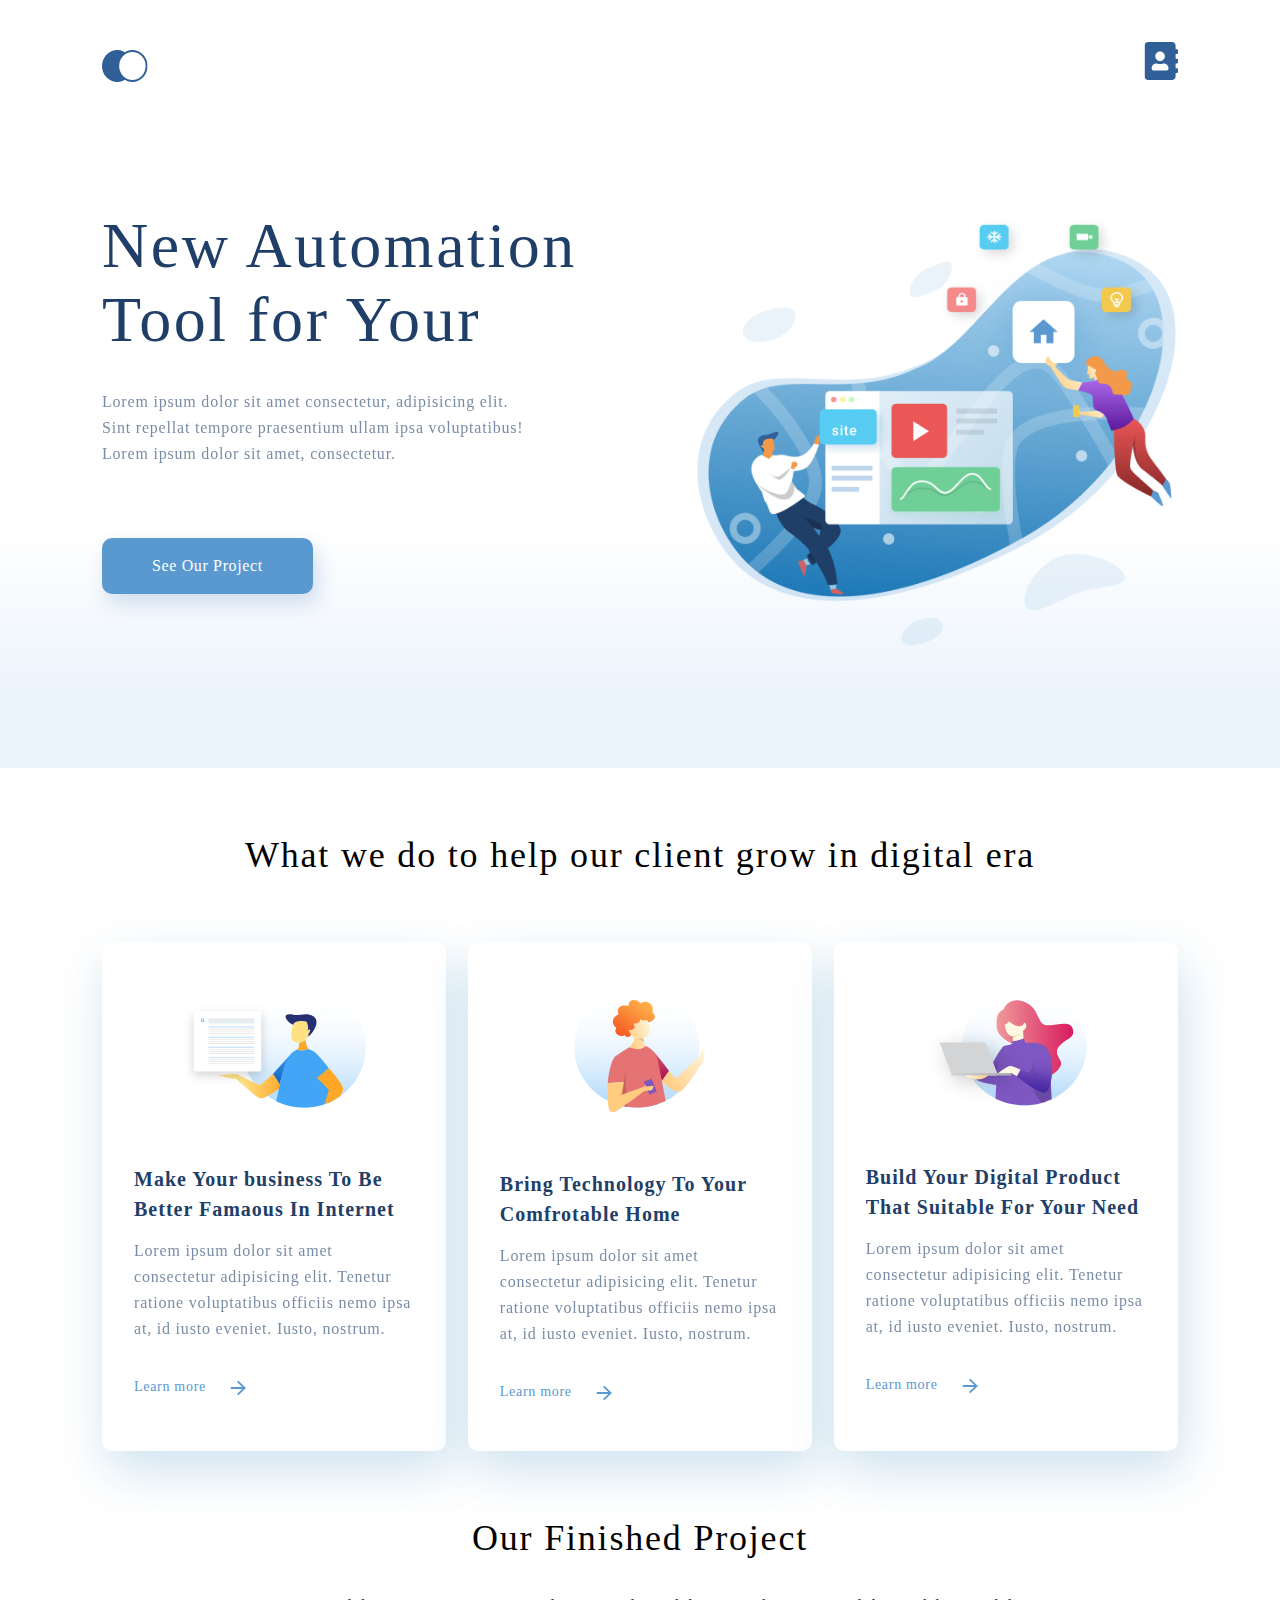
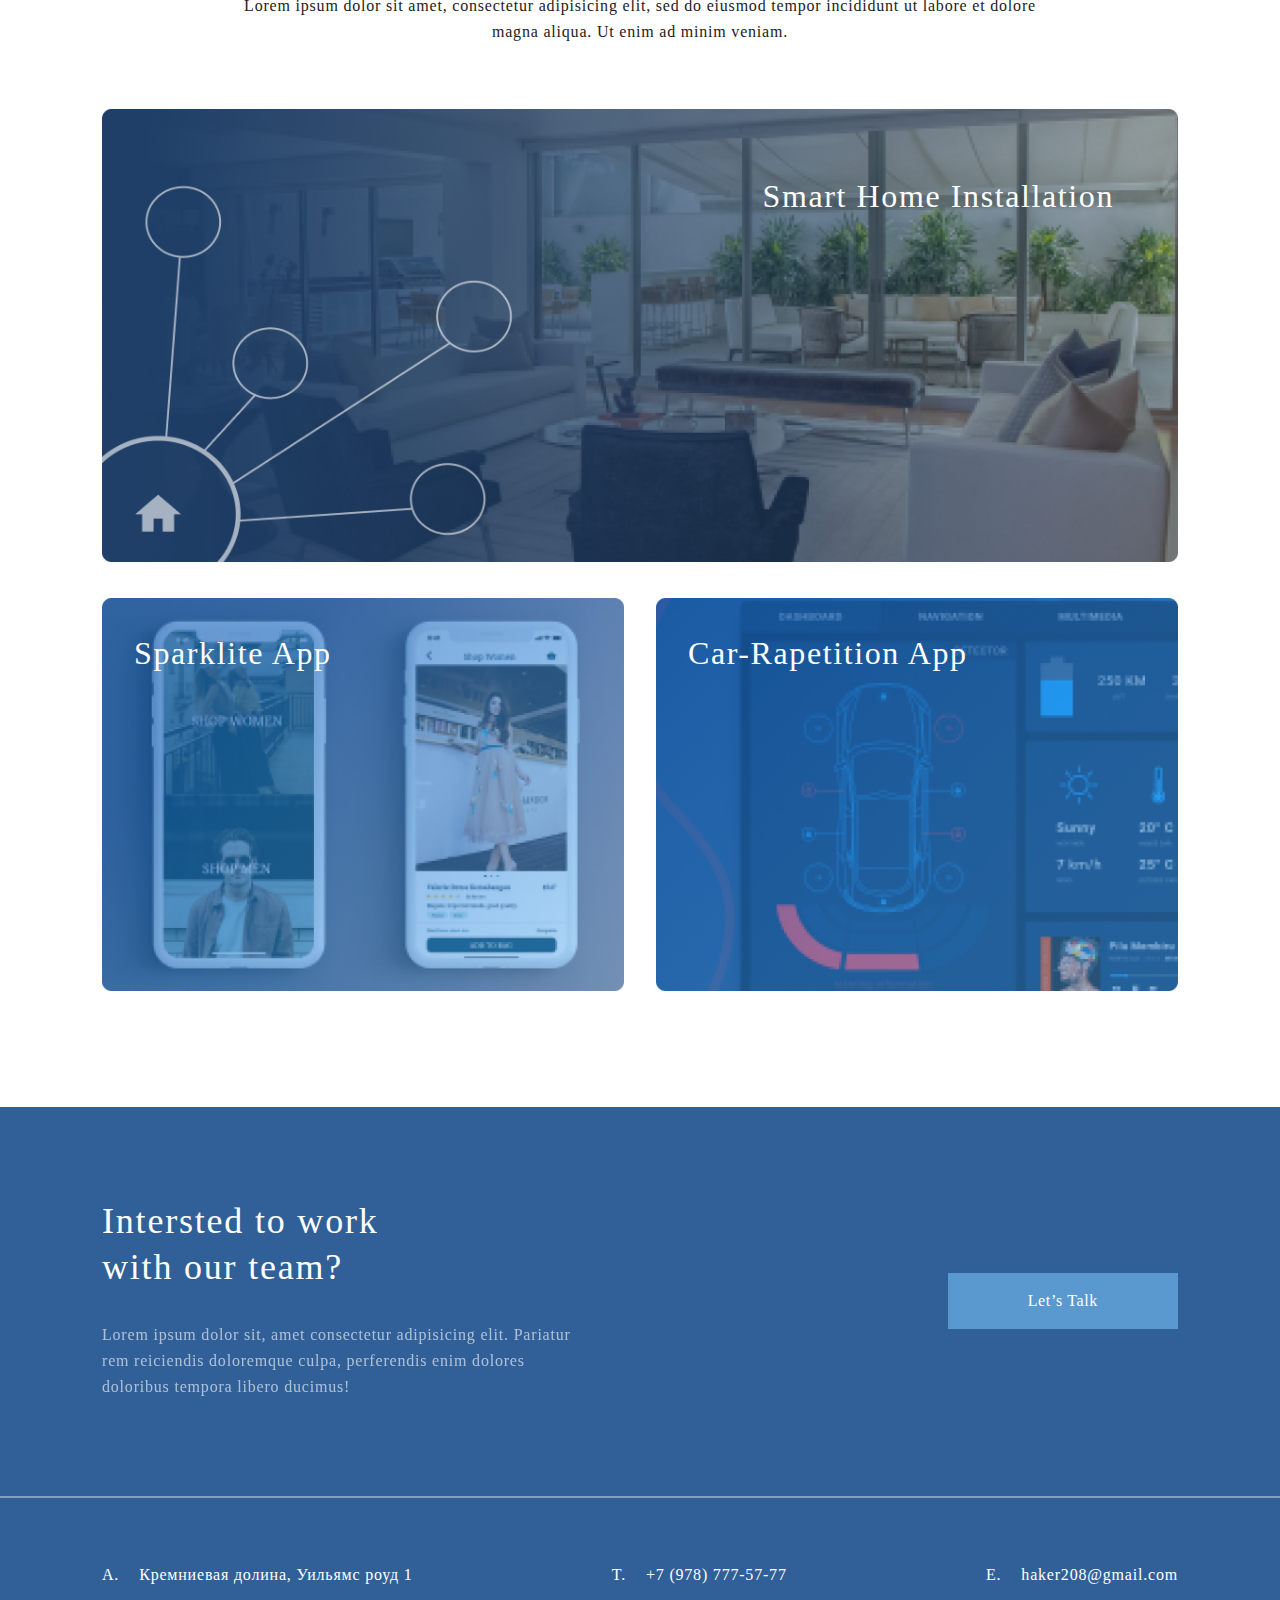
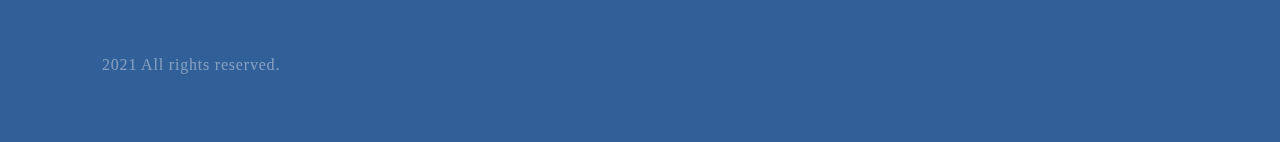
<file: index.html>
<!DOCTYPE html>
<html lang="en">
<head>
    <meta charset="UTF-8">
    <meta http-equiv="X-UA-Compatible" content="IE=edge">
    <meta name="viewport" content="width=device-width, initial-scale=1.0">
    <link rel="stylesheet" href="css/style.css" type="text/css"/>
    <title>landing Page</title>
</head>
<body>
    <div class="intro">
        <div class="container top__box">
            <ul class="header">
                <li><a href="index.html"><img src="img/logo.svg" alt="logo"></a></li>
                <li><a href="contacts.html"><img src="img/contacts.svg" alt="contacts"></a></li>
            </ul>
            <div class="intro__content">
                <h1 class="intro__title">New Automation<br>Tool for Your</h1>
                <p class="text top__text">Lorem ipsum dolor sit amet consectetur, adipisicing 
                elit. Sint repellat tempore praesentium ullam ipsa
                voluptatibus! Lorem ipsum dolor sit amet, consectetur.</p>
                <a href="#" class="top__button">See Our Project</a>
            </div>
        </div>
    </div>

    <section class="what-we-do container">
        <h3 class="what-we-do__title">What we do to help our client grow in digital era</h3>
        <div class="offer">
            <div class="offer__item">
                <div class="item__img">
                    <img src="img/card_1.svg" alt="card-picture">
                </div>
                <h4 class="item__title">Make Your business To Be<br>Better Famaous In Internet</h4>
                <p class="text">Lorem ipsum dolor sit amet consectetur adipisicing elit. 
                Tenetur ratione voluptatibus officiis nemo ipsa at, id iusto eveniet. Iusto, nostrum.</p>
                <a href="#" class="card__link">Learn more<img src="img/link__arrow.svg" alt="arrow" class="link__arrow"></a>
            </div>
            <div class="offer__item">
                <div class="item__img">
                    <img src="img/card_2.svg" alt="card-picture">
                </div>
                <h4 class="item__title">Bring Technology To Your<br>Comfrotable Home</h4>
                <p class="text">Lorem ipsum dolor sit amet consectetur adipisicing elit. 
                Tenetur ratione voluptatibus officiis nemo ipsa at, id iusto eveniet. Iusto, nostrum.</p>
                <a href="#" class="card__link">Learn more<img src="img/link__arrow.svg" alt="arrow" class="link__arrow"></a>
            </div>
            <div class="offer__item">
                <div class="item__img">
                    <img src="img/card_3.svg" alt="card-picture">
                </div>
                <h4 class="item__title">Build Your Digital Product<br>That Suitable For Your Need</h4>
                <p class="text">Lorem ipsum dolor sit amet consectetur adipisicing elit. 
                Tenetur ratione voluptatibus officiis nemo ipsa at, id iusto eveniet. Iusto, nostrum.</p>
                <a href="#" class="card__link">Learn more<img src="img/link__arrow.svg" alt="arrow" class="link__arrow"></a>
            </div>
        </div>
    </section>

    <section class="our-project container">
        <h3 class="our-project__title">Our Finished Project</h3>
        <p class="our-project__text">Lorem ipsum dolor sit amet, consectetur adipisicing elit, 
        sed do eiusmod tempor incididunt ut labore et dolore magna aliqua. Ut enim ad minim veniam.</p>
        <div class="project__item">
            <img src="img/project-1.png" alt="project-photo" class="project__img">
            <p class="project__text">Smart Home Installation</p>
        </div>
        <div class="project__parent">
            <div class="project__item project__item__margin">
                <img src="img/project-2.png" alt="project-photo" class="project__img">
                <p class="project__text-2">Sparklite App</p>
            </div>
            <div class="project__item">
                <img src="img/project-3.png" alt="project-photo" class="project__img">
                <p class="project__text-2">Car-Rapetition App</p>
            </div>
        </div>
    </section>

    <footer class="footer">
        <div class="lets-talk container">
            <div class="lets-talk__content">
                <h3 class="lets-talk__title">Intersted to work<br>with our team?</h3>
                <p class="lets-talk__text">Lorem ipsum dolor sit, amet consectetur adipisicing elit. 
                Pariatur rem reiciendis doloremque culpa, perferendis enim dolores doloribus tempora libero ducimus!</p>
            </div>
            <div class="footer__link"> 
                <a href="#" class="footer__button">Let’s Talk</a>
            </div>
        </div>
        <hr>
        <div class="info container">
            <ol class="info__list">
                <li class="info__list__item">Кремниевая долина,<span class = "span"> Уильямс роуд 1</span></li>
                <li class="info__list__item"><a href = "tel:+79787775777">+7 (978) 777-57-77</a></li>
                <li class="info__list__item_no-margin"><a href="mailto:haker208@gmail.com">haker208@gmail.com</a></li>
            </ol>
            <p class="copyright">2021 All rights reserved.</p> 
        </div>
    </footer>
</body>
</html>
</file>
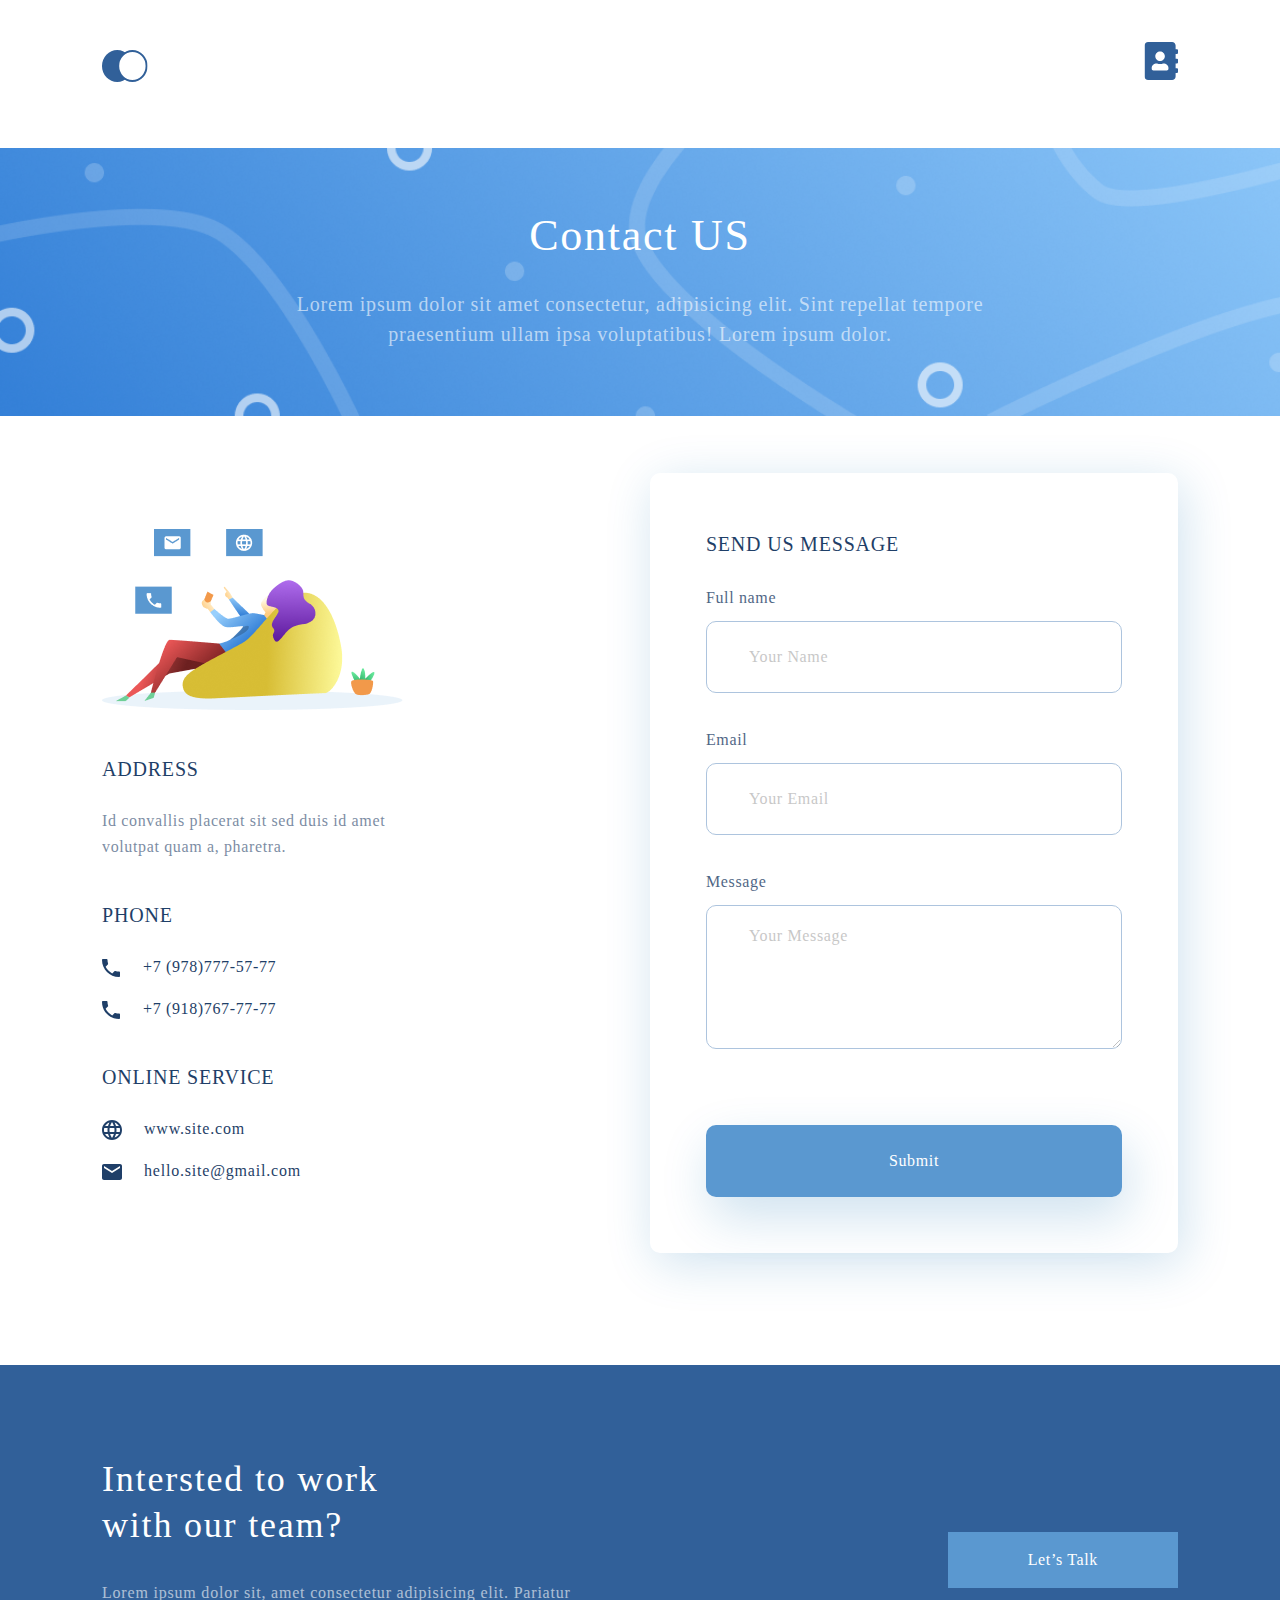
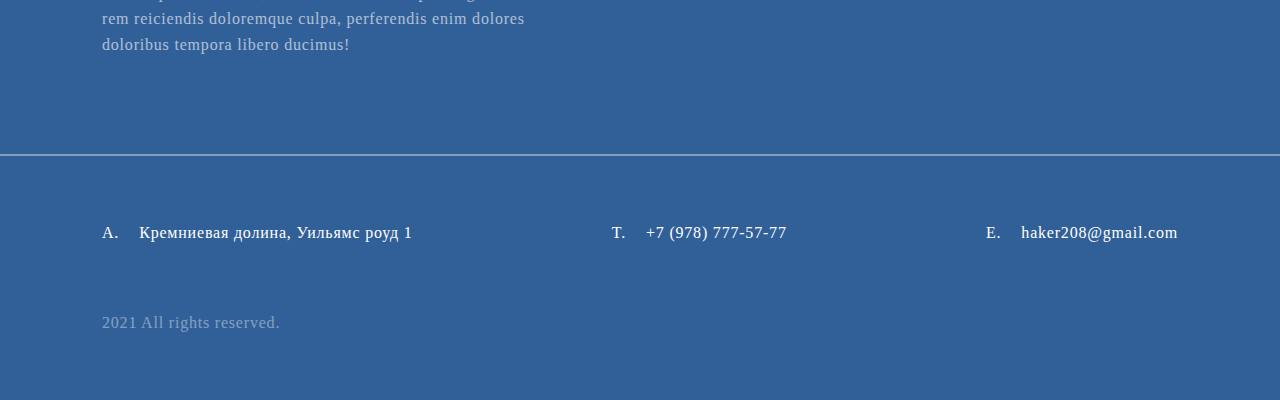
<file: contacts.html>
<!DOCTYPE html>
<html lang="en">
<head>
    <meta charset="UTF-8">
    <meta http-equiv="X-UA-Compatible" content="IE=edge">
    <meta name="viewport" content="width=device-width, initial-scale=1.0">
    <link rel="stylesheet" href="css/contacts.css" type="text/css"/>
    <link rel="stylesheet" href="css/style.css" type="text/css"/>
    <title>Contacts</title>
</head>
<body>
        <div class="container">
            <ul class="header-contacts">
                <li><a href="index.html"><img src="img/logo.svg" alt="logo"></a></li>
                <li><a href="contacts.html"><img src="img/contacts.svg" alt="contacts"></a></li>
            </ul>
        </div>
        <section class="contact-us">
            <div class="container">
                <h1 class="contact-us__title">Contact US</h1>
                <p class="contact-us__subtitle">Lorem ipsum dolor sit amet consectetur, adipisicing
                elit. Sint repellat tempore <br> praesentium ullam ipsa
                voluptatibus! Lorem ipsum dolor.</p>
            </div>
        </section>
        <section class="contacts container">
            <div class="contacts__wrapper">
                <div class="contacts__info">
                    <img src="img/send-us.png" alt="Contacts picture">
                    <h4 class="title-h4">Address</h4>
                    <p class="main-text">Id convallis placerat sit sed duis id amet volutpat quam a, pharetra.</p>
                    <h4 class="title-h4">Phone</h4>
                    <ul class="contacts__list">
                        <li>
                            <img src="img/phone.svg" alt="phone-icon">
                            <a href = "tel:+79787775777" class="contacts__phone-link">+7 (978)777-57-77</a></li>
                        <li>
                            <img src="img/phone.svg" alt="phone-icon">
                            <a href = "tel:+79187677777" class="contacts__phone-link">+7 (918)767-77-77</a></li>
                    </ul>
                    <h4 class="title-h4">Online service</h4>
                    <ul class="contacts__list">
                        <li>
                            <img src="img/website.svg" alt="website-icon">
                            <a href="https://ru.reactjs.org/" target="_blank" class="contacts__service-link">www.site.com</a></li>
                        <li>
                            <img src="img/email.svg" alt="email-icon">
                            <a href="mailto:tv1teka@vk.com" class="contacts__service-link">hello.site@gmail.com</a></li>
                    </ul>
                </div>    
                <div class="sending-form">
                    <form>
                        <h4 class="title-h4 form__title">Send us message</h4>
                        <label class="form__label">Full name</label><br>
                        <input type="text" placeholder="Your Name" class="form_item"><br>  
                        <label class="form__label">Email</label><br>
                        <input type="email" placeholder="Your Email" class="form_item"><br>  
                        <label class="form__label">Message</label><br>
                        <textarea placeholder="Your Message" class="form_item form__textarea"></textarea><br>
                        <button type="submit" class="submit_btn">Submit</button>
                    </form>
                </div>
            </div>
        </section>
        <div class="map">
            <script async src="https://api-maps.yandex.ru/services/constructor/1.0/js/?um=constructor%3A97beafd5d4e6055eed3abaf8c19b17c90696cf9d06e77bfc749b7434488f223f&amp;width=100%25&amp;height=450&amp;lang=ru_RU&amp;scroll=true"></script>
        </div>

        <footer class="footer">
            <div class="lets-talk container">
                <div class="lets-talk__content">
                    <h3 class="lets-talk__title">Intersted to work<br>with our team?</h3>
                    <p class="lets-talk__text">Lorem ipsum dolor sit, amet consectetur adipisicing elit. 
                    Pariatur rem reiciendis doloremque culpa, perferendis enim dolores doloribus tempora libero ducimus!</p>
                </div>
                <div class="footer__link"> 
                    <a href="#" class="footer__button">Let’s Talk</a>
                </div>
            </div>
            <hr>
            <div class="info container">
                <ol class="info__list">
                    <li class="info__list__item">Кремниевая долина,<span class = "span"> Уильямс роуд 1</span></li>
                    <li class="info__list__item"><a href = "tel:+79787775777">+7 (978) 777-57-77</a></li>
                    <li class="info__list__item_no-margin"><a href="mailto:haker208@gmail.com">haker208@gmail.com</a></li>
                </ol>
                <p class="copyright">2021 All rights reserved.</p> 
            </div>
        </footer>
</body>
</html>
</file>
<file: css/style.css>
* {
  box-sizing: border-box;
  margin: 0;
  padding: 0;
}
.container {
  max-width: 1140px;
  margin: 0 auto;
}
.text {
  font-size: 16px;
  line-height: 26px;
  letter-spacing: 0.05em;
  color: #1f3f68;
  opacity: 0.6;
}
.intro {
  min-height: 768px;
  background: linear-gradient(
    0deg,
    #ebf3fb 8.84%,
    rgba(152, 195, 232, 0) 31.12%
  );
}
.top__box {
  display: flex;
  flex-direction: column;
  min-height: 768px;
}
.header {
  display: flex;
  justify-content: space-between;
  list-style-type: none;
  padding-top: 42px;
}
.intro__content {
  padding-top: 115px;
  background-image: url(../img/top_bg.png);
  background-repeat: no-repeat;
  background-position: right center;
  background-size: 45%;
  flex-grow: 1;
}
.intro__title {
  width: 510px;
  font-weight: 300;
  font-size: 64px;
  line-height: 74px;
  letter-spacing: 0.04em;
  color: #1f3f68;
  margin-bottom: 32px;
}
.top__text {
  width: 425px;
}
.top__button {
  font-size: 16px;
  line-height: 26px;
  text-align: center;
  letter-spacing: 0.04em;
  color: #ffffff;
  background: #5a98d0;
  box-shadow: 5px 10px 20px rgba(53, 110, 173, 0.2);
  border-radius: 10px;
  padding: 15px 50px;
  text-decoration: none;
  display: inline-block;
  margin-top: 71px;
}
/* ________ */

.what-we-do {
  padding-top: 64px;
}
.what-we-do__title {
  color: black;
  font-weight: 300;
  font-size: 36px;
  line-height: 46px;
  text-align: center;
  letter-spacing: 0.05em;
}
.offer {
  margin-top: 64px;
  display: flex;
  justify-content: space-between;
}
.offer__item {
  width: 32%;
  text-align: left;
  background: #ffffff;
  box-shadow: 5px 20px 50px rgba(16, 112, 177, 0.2);
  border-radius: 10px;
  padding: 44px 32px;
}
.item__img {
  text-align: center;
}
.item__title {
  font-size: 20px;
  line-height: 30px;
  letter-spacing: 0.05em;
  color: #1f3f68;
  margin-top: 52px;
  margin-bottom: 14px;
}
.card__link {
  font-size: 14px;
  line-height: 30px;
  letter-spacing: 0.05em;
  color: #5a98d0;
  padding-top: 30px;
  text-decoration: none;
  display: inline-block;
}
.link__arrow {
  margin-left: 24px;
  vertical-align: middle;
}

/* _____________ */
.our-project {
  padding-bottom: 112px;
}

.our-project__title {
  color: black;
  font-weight: 300;
  font-size: 36px;
  line-height: 46px;
  text-align: center;
  letter-spacing: 0.05em;
  margin: 64px auto 32px auto;
}
.our-project__text {
  width: 75%;
  font-size: 16px;
  line-height: 26px;
  text-align: center;
  letter-spacing: 0.05em;
  color: #222222;
  margin: 0 auto 64px auto;
}
.project__parent {
  margin-top: 32px;
  display: flex;
  justify-content: space-between;
}
.project__item {
  position: relative;
}
.project__item__margin {
  margin-right: 32px;
}
.project__img {
  width: 100%;
}
.project__text {
  position: absolute;
  top: 64px;
  right: 64px;
  font-size: 32px;
  line-height: 46px;
  text-align: right;
  letter-spacing: 0.05em;
  color: #ffffff;
}
.project__text-2 {
  position: absolute;
  top: 32px;
  left: 32px;
  font-size: 32px;
  line-height: 46px;
  text-align: right;
  letter-spacing: 0.05em;
  color: #ffffff;
}

/* ___________________ */

.footer {
  background: #316099;
}
.lets-talk {
  display: flex;
  justify-content: space-between;
}
.lets-talk__content {
  width: 495px;
}
.lets-talk__title {
  font-family: Roboto;
  font-style: normal;
  font-weight: normal;
  width: 340px;
  font-size: 36px;
  line-height: 46px;
  letter-spacing: 0.05em;
  color: #ffffff;
  padding-top: 91px;
}
.lets-talk__text {
  font-family: Roboto;
  font-style: normal;
  font-weight: 300;
  font-size: 16px;
  line-height: 26px;
  letter-spacing: 0.05em;
  color: #ffffff;
  opacity: 0.6;
  margin-top: 32px;
  margin-bottom: 96px;
}
.footer__link {
  align-items: center;
  display: flex;
}
.footer__button {
  font-size: 16px;
  line-height: 26px;
  text-align: center;
  letter-spacing: 0.04em;
  color: #ffffff;
  background: #5a98d0;
  padding: 15px 80px;
  text-decoration: none;
}
hr {
  opacity: 0.4;
  border: 1px solid #ffffff;
}

.info {
  padding-top: 64px;
  padding-bottom: 64px;
}
.info__list {
  display: flex;
  justify-content: space-between;
  font-weight: 400;
  font-size: 16px;
  line-height: 26px;
  letter-spacing: 0.05em;
  color: #ffffff;
  text-decoration: none;
  list-style-position: inside;
}
.info__list__item,
.info__list__item_no-margin {
  list-style-type: none;
}
.info__list__item:first-child::before {
  content: "A.";
  margin-right: 20px;
}
.info__list__item:nth-child(2)::before {
  content: "T.";
  margin-right: 20px;
}
.info__list__item_no-margin::before {
  content: "E.";
  margin-right: 20px;
}
.info__list a {
  color: #ffffff;
  text-decoration: none;
}
.copyright {
  margin-top: 64px;
  font-family: Roboto;
  font-style: normal;
  font-weight: normal;
  font-size: 16px;
  line-height: 26px;
  letter-spacing: 0.05em;
  color: #ffffff;
  opacity: 0.4;
}

/* MEDIA */

@media (max-width: 1280px) {
  .container {
    padding-left: 32px;
    padding-right: 32px;
  }
  .intro {
    min-height: 768px;
  }
}
@media (max-width: 1024px) {
  .offer {
    flex-direction: column;
    align-items: center;
  }
  .offer__item {
    width: 334px;
    margin-bottom: 32px;
  }
  .project__text-2 {
    position: absolute;
    top: 20px;
    left: 20px;
    font-size: 28px;
  }
  .footer__button {
    padding: 12px 60px;
  }
}
@media (max-width: 768px) {
  .intro__content {
    background-position: right 280px;
  }
  .project__parent {
    flex-direction: column;
  }
  .project__item__margin {
    margin-right: 0;
    margin-bottom: 16px;
  }
  .lets-talk {
    padding: 0 124px;
  }
  .lets-talk__content {
    width: 336px;
  }
  .lets-talk__title {
    width: 336px;
    padding-top: 47px;
  }
  .lets-talk__text {
    width: 336px;
    margin-bottom: 64px;
  }
  .footer__button {
    padding: 3px 31px;
  }
  .info {
    padding: 64px 124px;
  }
  .info__list {
    display: block;
  }
  .info__list__item {
    margin-bottom: 25px;
  }
  .info__list__item__no-margin {
    margin-bottom: 0;
  }
}
@media (max-width: 735px) {
  .lets-talk {
    display: flex;
    flex-direction: column;
    align-items: center;
    text-align: center;
    padding-bottom: 41px;
  }
  .lets-talk__title {
    padding-top: 18px;
  }
  .lets-talk__text {
    margin-bottom: 32px;
  }
  .footer__button {
    padding: 3px 19px;
  }
  .info {
    padding: 64px 32px;
  }
}
@media (max-width: 667px) {
  .intro {
    min-height: 376px;
    padding-bottom: 41px;
  }
  .top__box {
    display: flex;
    flex-direction: column;
    min-height: 376px;
  }
  .intro__content {
    padding-top: 36px;
    background-image: none;
    display: flex;
    flex-direction: column;
    align-items: center;
  }
  .intro__title {
    width: 100%;
    font-size: 32px;
    line-height: 37px;
    margin-bottom: 12px;
    text-align: center;
  }
  .top__text {
    width: 100%;
    text-align: center;
  }
  .offer {
    padding-left: 20px;
    padding-right: 20px;
  }
  .offer__item {
    margin-bottom: 32px;
  }
  .project__text {
    top: 16px;
    right: 8px;
    font-size: 32px;
    line-height: 46px;
  }
}
@media (max-width: 480px) {
  .container {
    padding-left: 16px;
    padding-right: 16px;
  }
  .what-we-do__title {
    font-size: 24px;
    line-height: 28px;
  }
  .top__button {
    font-size: 12px;
    line-height: 26px;
    padding: 1px 15px;
    margin-top: 32px;
  }
  .offer {
    padding-left: 0;
    padding-right: 0;
  }
  .offer__item {
    width: 100%;
    max-width: 334px;
    margin-bottom: 32px;
  }
  .project__text {
    top: 16px;
    right: 16px;
    font-size: 16px;
    line-height: 19px;
  }
  .project__text-2 {
    position: absolute;
    top: 26px;
    left: 16px;
    font-size: 16px;
    line-height: 19px;
  }
  .lets-talk__content {
    width: 100%;
  }
  .lets-talk__title {
    width: 100%;
    font-size: 24px;
    line-height: 28px;
  }
  .lets-talk__text {
    width: 100%;
  }
  .info {
    padding-top: 32px;
    padding-bottom: 32px;
  }
  .copyright {
    margin-top: 37px;
    text-align: center;
  }
}
@media (max-width: 360px) {
  .span {
    display: block;
    margin-left: 37px;
  }
}
</file>
<file: css/contacts.css>
.header-contacts {
  display: flex;
  justify-content: space-between;
  list-style-type: none;
  padding-top: 42px;
}
.contact-us {
  background-image: url("../img/contacts_top.png");
  background-repeat: no-repeat;
  background-size: cover;
  text-align: center;
  margin-top: 54px;
  padding-top: 51px;
  padding-bottom: 51px;
}
.contact-us__title {
  font-weight: 500;
  font-size: 44px;
  line-height: 74px;
  letter-spacing: 0.04em;
  color: #fff;
}
.contact-us__subtitle {
  font-family: Roboto;
  font-style: normal;
  font-weight: normal;
  font-size: 20px;
  line-height: 30px;
  text-align: center;
  letter-spacing: 0.04em;
  color: rgba(255, 255, 255, 0.6);
  margin: 16px auto;
}

/* _______________ */

.contacts {
  padding-top: 57px;
  padding-left: 56px;
  padding-right: 56px;
}
.contacts__wrapper {
  display: flex;
  justify-content: space-between;
  align-items: center;
}
.contacts__info {
  max-width: 301px;
  height: 668px;
}
.contacts__list {
  list-style-type: none;
}
.contacts__list img {
  vertical-align: middle;
}
.contacts__list li {
  margin-bottom: 16px;
}
.contacts__phone-link {
  font-family: Roboto;
  font-style: normal;
  font-weight: 300;
  font-size: 16px;
  line-height: 26px;
  letter-spacing: 0.04em;
  color: #1f3f68;
  text-decoration: none;
  padding-left: 19px;
  margin-bottom: 16px;
}
.contacts__service-link {
  font-family: Roboto;
  font-style: normal;
  font-weight: normal;
  font-size: 16px;
  line-height: 26px;
  letter-spacing: 0.05em;
  color: #1f3f68;
  text-decoration: none;
  padding-left: 18px;
}
.title-h4 {
  font-family: Roboto;
  font-style: normal;
  font-weight: 500;
  font-size: 20px;
  line-height: 30px;
  letter-spacing: 0.04em;
  color: #1f3f68;
  text-transform: uppercase;
  margin-top: 40px;
  margin-bottom: 24px;
}
.main-text {
  font-family: Roboto;
  font-style: normal;
  font-weight: 300;
  font-size: 16px;
  line-height: 26px;
  color: #1f3f68;
  letter-spacing: 0.04em;
  opacity: 0.6;
}
.sending-form {
  background: #ffffff;
  box-shadow: 5px 10px 50px rgba(16, 112, 177, 0.2);
  border-radius: 10px;
  padding: 56px;
}
.form__title {
  margin-top: 0;
}
.form_item {
  width: 100%;
  height: 72px;
  opacity: 0.4;
  border: 1px solid #356ead;
  box-sizing: border-box;
  border-radius: 10px;
  padding: 15px 42px;
  margin-top: 8px;
  margin-bottom: 32px;
  font-family: Roboto;
  font-style: normal;
  font-weight: 300;
  font-size: 16px;
  line-height: 30px;
  letter-spacing: 0.04em;
  color: #000;
}

.form__label {
  font-family: Roboto;
  font-style: normal;
  font-weight: normal;
  font-size: 16px;
  line-height: 30px;
  letter-spacing: 0.04em;
  color: #1f3f68;
  opacity: 0.8;
  margin-bottom: 8px;
}
.form__textarea {
  height: 144px;
  margin-bottom: 72px;
}
.submit_btn {
  width: 100%;
  background: #5a98d0;
  box-shadow: 5px 20px 50px rgba(16, 112, 177, 0.2);
  border-radius: 10px;
  padding: 23px 183px;
  font-family: Roboto;
  font-style: normal;
  font-weight: 500;
  font-size: 16px;
  line-height: 26px;
  text-align: center;
  letter-spacing: 0.04em;
  color: #ffffff;
  border: none;
}
.map {
  max-width: 1028px;
  margin: 96px auto 112px auto;
}

/* MEDIA */

@media (max-width: 1024px) {
  .header-contacts {
    padding-top: 18px;
  }
  .contact-us {
    margin-top: 49px;
  }
  .contacts__wrapper {
    display: flex;
    flex-direction: column;
    margin-bottom: 0;
    align-items: center;
  }
  .sending-form {
    margin-top: 64px;
  }
  .contacts {
    padding-top: 64px;
  }
  .map {
    margin-top: 64px;
    margin-bottom: 64px;
  }
}
@media (max-width: 667px) {
  .sending-form {
    width: 100%;
    padding: 35px;
  }
  .submit_btn {
    padding: 22px 150px;
  }
}
@media (max-width: 480px) {
  .contact-us {
    background-position-x: center;
    padding-top: 48px;
    padding-bottom: 61px;
    margin-top: 33px;
  }
  .contact-us__title {
    font-size: 24px;
    line-height: 28px;
  }
  .contact-us__subtitle {
    font-size: 16px;
    margin-top: 32px;
    margin-bottom: 0px;
  }
  .contacts__info {
    width: 100%;
  }
  .contacts {
    padding-top: 51px;
  }
  .title-h4 {
    margin-top: 32px;
    margin-bottom: 24px;
  }
  .submit_btn {
    padding: 15px 57px;
  }
  .sending-form {
    margin-top: 16px;
  }
  .form__label {
    font-size: 14px;
  }
  .form_item {
    margin-top: 5px;
    margin-bottom: 20px;
    height: 46px;
    padding-left: 10px;
  }
  .form__textarea {
    height: 95px;
    margin-bottom: 34px;
  }
  .map {
    margin-top: 32px;
    margin-bottom: 32px;
  }
}
@media (max-width: 360px) {
  .span {
    display: block;
    margin-left: 37px;
  }
  .title-h4 {
    font-size: 16px;
  }
  .contacts__service-link {
    font-size: 14px;
  }
  .contacts__phone-link {
    font-size: 14px;
  }
  .form_item {
    font-size: 13px;
  }
}
</file>
